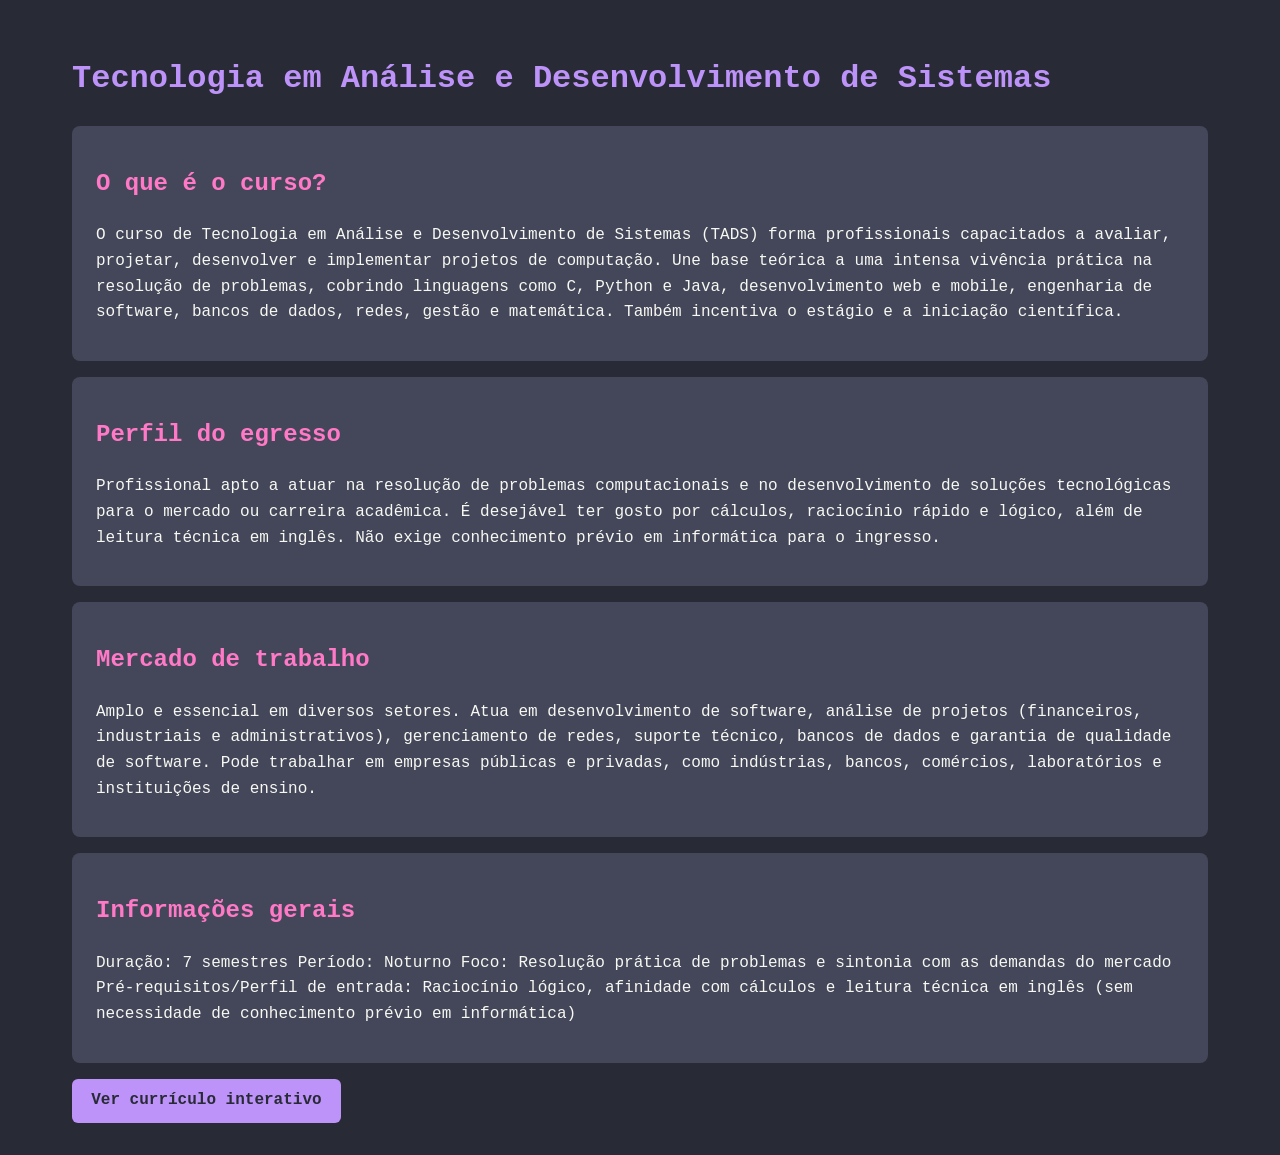
<file: index.html>
<!doctype html>
<html lang="pt-br">
<head>
    <meta charset="utf-8">
    <meta name="viewport" content="width=device-width, initial-scale=1">
    <title>TADS Unicamp</title>
    <link rel="stylesheet" href="style.css">
</head>
<body>

    <main>
        <h1>Tecnologia em Análise e Desenvolvimento de Sistemas</h1>

        <div class="card">
            <h2>O que é o curso?</h2>
            <p>
                O curso de Tecnologia em Análise e Desenvolvimento de Sistemas (TADS)
                forma profissionais capacitados a avaliar, projetar, desenvolver e implementar projetos de computação.
                Une base teórica a uma intensa vivência prática na resolução de problemas, cobrindo linguagens
                como C, Python e Java, desenvolvimento web e mobile, engenharia de software, bancos de dados, redes,
                gestão e matemática. Também incentiva o estágio e a iniciação científica.
            </p>
        </div>

        <div class="card">
            <h2>Perfil do egresso</h2>
            <p>
                Profissional apto a atuar na resolução de problemas computacionais e no desenvolvimento de soluções tecnológicas
                para o mercado ou carreira acadêmica. É desejável ter gosto por cálculos, raciocínio rápido e lógico,
                além de leitura técnica em inglês. Não exige conhecimento prévio em informática para o ingresso.
            </p>
        </div>

        <div class="card">
            <h2>Mercado de trabalho</h2>
            <p>
                Amplo e essencial em diversos setores. Atua em desenvolvimento de software,
                análise de projetos (financeiros, industriais e administrativos),
                gerenciamento de redes, suporte técnico, bancos de dados e garantia de qualidade de software.
                Pode trabalhar em empresas públicas e privadas, como indústrias, bancos, comércios,
                laboratórios e instituições de ensino.
            </p>
        </div>

        <div class="card">
            <h2>Informações gerais</h2>
            <p>
                Duração: 7 semestres
                Período: Noturno
                Foco: Resolução prática de problemas e sintonia com as demandas do mercado
                Pré-requisitos/Perfil de entrada: Raciocínio lógico, afinidade com cálculos e leitura técnica em
                inglês (sem necessidade de conhecimento prévio em informática)
            </p>
        </div>

        <a class="btn" href="curriculo.html">Ver currículo interativo</a>
    </main>

    <script src="nav.js"></script>
</body>
</html>
</file>
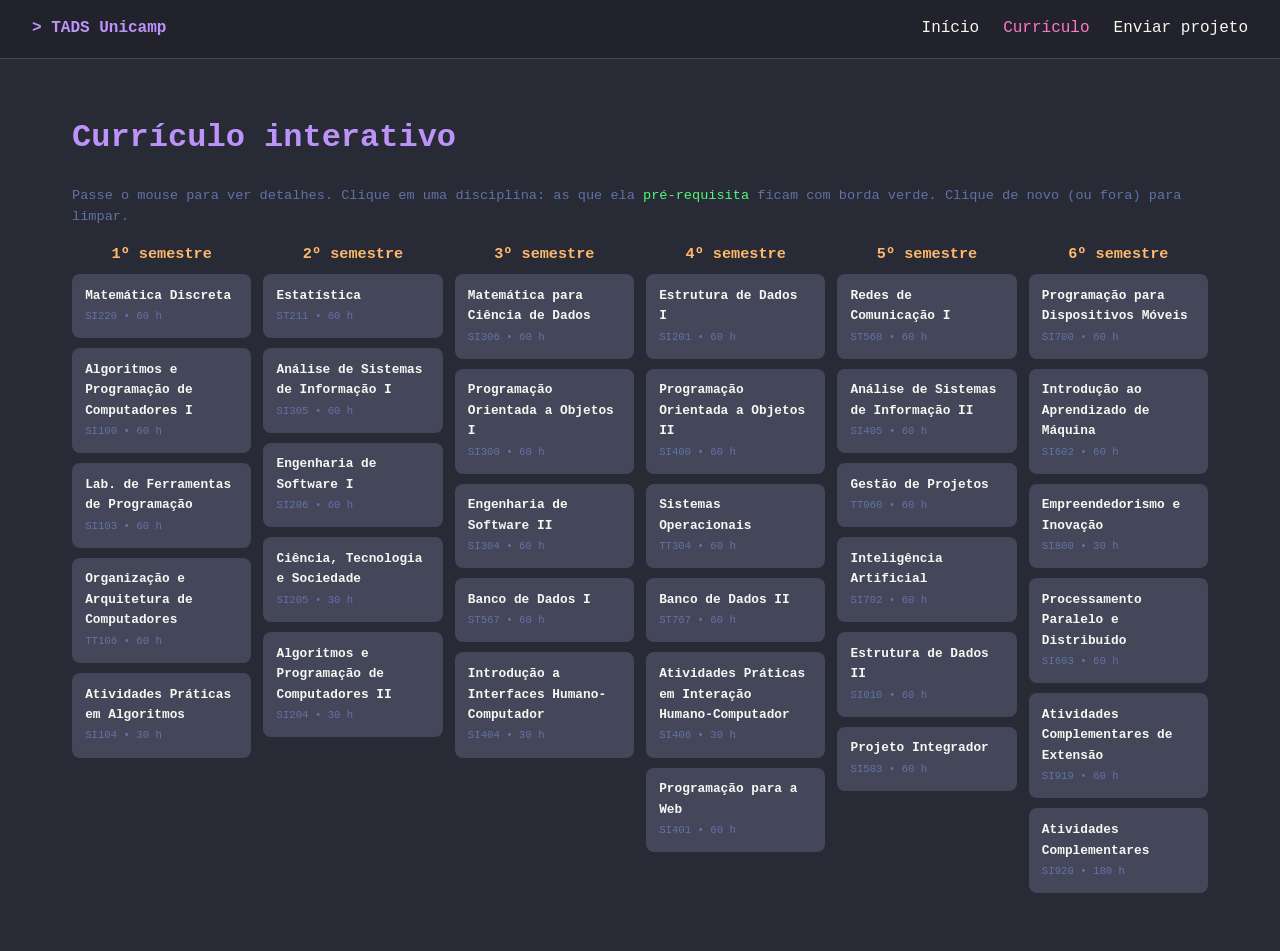
<file: curriculo.html>
<!doctype html>
<html lang="pt-br">
<head>
    <meta charset="utf-8">
    <meta name="viewport" content="width=device-width, initial-scale=1">
    <title>Currículo TADS</title>
    <link rel="stylesheet" href="style.css">
</head>
<body>
    <nav></nav>

    <main>
        <h1>Currículo interativo</h1>

        <p class="legenda">
            Passe o mouse para ver detalhes. Clique em uma disciplina:
            as que ela <span>pré-requisita</span> ficam com borda verde.
            Clique de novo (ou fora) para limpar.
        </p>

        <div class="grade" id="grade"></div>
    </main>

    <script src="nav.js"></script>
    <script src="disciplinas.js"></script>

    <script>
        let disc = DISCIPLINAS;
        let projetos = [];
        let sel = null;

        const grade = document.getElementById("grade");

        const esc = (s) =>
            String(s).replace(
                /[&<>"]/g,
                (c) => ({
                    "&": "&amp;",
                    "<": "&lt;",
                    ">": "&gt;",
                    '"': "&quot;",
                }[c])
            );

        const por = (id) => disc.find((d) => d.id === id);

        const libera = (id) =>
            disc
                .filter((d) => d.prereqs.includes(id))
                .map((d) => d.id);

        function tip(d) {
            const pre = d.prereqs
                .map((p) => por(p)?.nome)
                .filter(Boolean);

            const lib = libera(d.id)
                .map((p) => por(p).nome);

            const ps = projetos.filter(
                (p) => p.disciplina === d.id
            );

            const lista = (titulo, itens, vazio) =>
                `<b>${titulo}</b>` +
                (itens.length
                    ? `<ul>${itens
                        .map((x) => `<li>${x}</li>`)
                        .join("")}</ul>`
                    : `<br>${vazio}<br>`);

            return `
                <div class="tip">
                    <b>${esc(d.sigla)}</b> • ${d.creditos} créditos • ${d.carga} h<br>
                    <b>Professores:</b>
                    ${d.professores.length
                        ? esc(d.professores.join(", "))
                        : "—"}<br>
                    ${lista(
                        "Pré-requisitos",
                        pre.map(esc),
                        "nenhum"
                    )}
                    ${lista(
                        "É pré-requisito de",
                        lib.map(esc),
                        "nenhuma"
                    )}
                    ${lista(
                        "Projetos de alunos",
                        ps.map(
                            (p) =>
                                `<a href="${esc(p.github)}" target="_blank" rel="noopener">${esc(p.nome)}</a> (${esc(p.semestre)})`
                        ),
                        "ainda não há"
                    )}
                </div>
            `;
        }

        function render() {
            grade.innerHTML = [1, 2, 3, 4, 5, 6]
                .map(
                    (s) =>
                        `<div class="col">
                            <h3>${s}º semestre</h3>
                            ${disc
                                .filter((d) => d.semestre === s)
                                .map(
                                    (d) =>
                                        `<div class="disc" data-id="${d.id}">
                                            <b>${esc(d.nome)}</b><br>
                                            <small>${esc(d.sigla)} • ${d.carga} h</small>
                                            ${tip(d)}
                                        </div>`
                                )
                                .join("")}
                        </div>`
                )
                .join("");

            aplica();
        }

        function aplica() {
            const lib = sel ? libera(sel) : [];

            document.querySelectorAll(".disc").forEach((el) => {
                const id = el.dataset.id;

                el.classList.toggle("sel", id === sel);
                el.classList.toggle("lib", lib.includes(id));
                el.classList.toggle(
                    "dim",
                    !!sel && id !== sel && !lib.includes(id)
                );
            });
        }

        grade.addEventListener("click", (e) => {
            const el = e.target.closest(".disc");

            if (!el || e.target.closest("a")) {
                return;
            }

            sel = sel === el.dataset.id ? null : el.dataset.id;
            aplica();
            e.stopPropagation();
        });

        document.addEventListener("click", (e) => {
            if (!e.target.closest(".disc")) {
                sel = null;
                aplica();
            }
        });

        render();

        fetch(API_URL + "/api/disciplinas")
            .then((r) => r.json())
            .then((d) => {
                disc = d;
                render();
            })
            .catch(() => {});

        fetch(API_URL + "/api/projetos")
            .then((r) => r.json())
            .then((p) => {
                projetos = p;
                render();
            })
            .catch(() => {});
    </script>
</body>
</html>
</file>
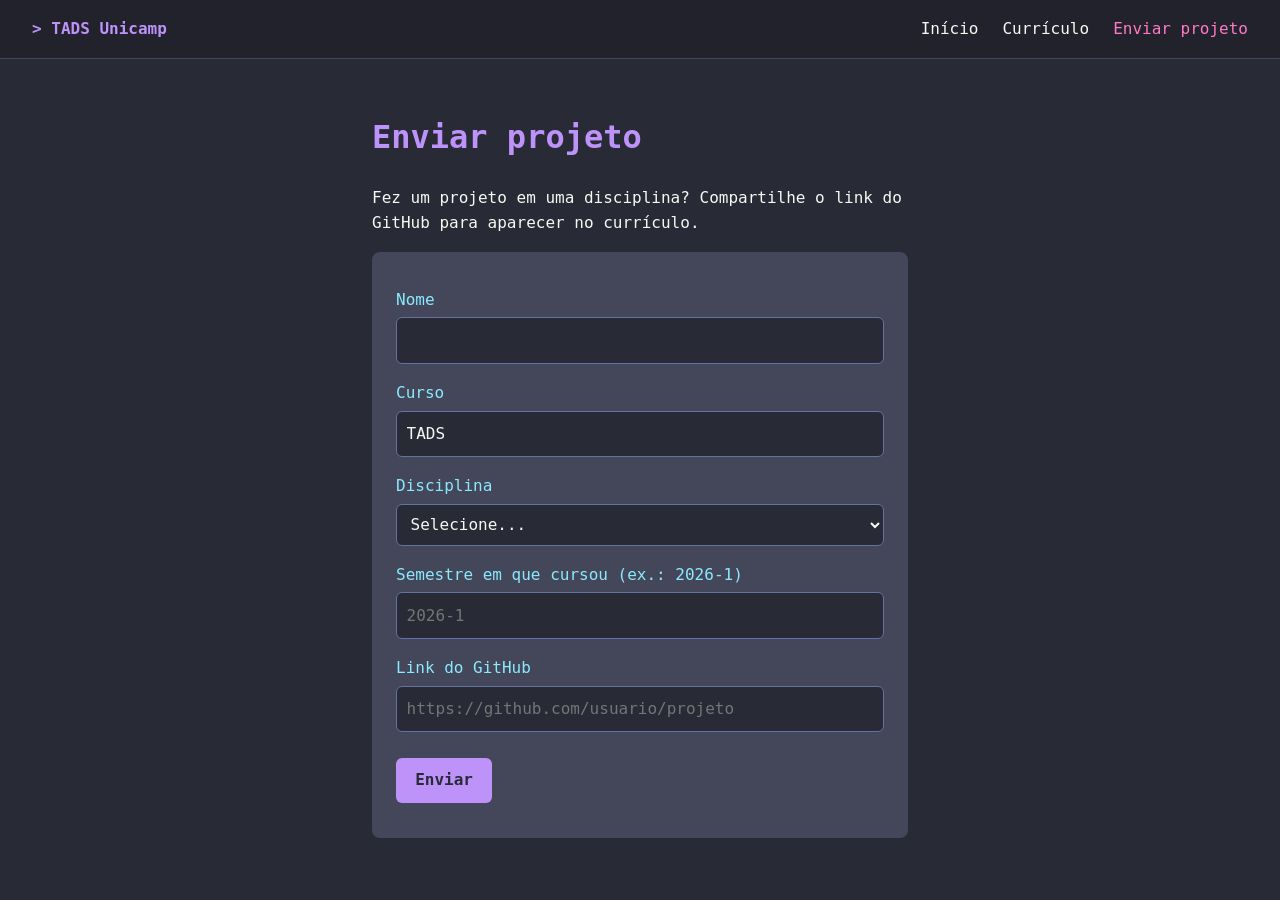
<file: formulario.html>
<!doctype html>
<html lang="pt-br">
<head>
    <meta charset="utf-8">
    <meta name="viewport" content="width=device-width, initial-scale=1">
    <title>Enviar projeto • TADS</title>
    <link rel="stylesheet" href="style.css">
</head>
<body>
    <nav></nav>

    <main class="formulario">
        <h1>Enviar projeto</h1>

        <p>
            Fez um projeto em uma disciplina?
            Compartilhe o link do GitHub para aparecer no currículo.
        </p>

        <div class="card">
            <label for="nome">Nome</label>
            <input id="nome" maxlength="100">

            <label for="curso">Curso</label>
            <input id="curso" value="TADS" maxlength="60">

            <label for="disciplina">Disciplina</label>
            <select id="disciplina">
                <option value="">Selecione...</option>
            </select>

            <label for="semestre">
                Semestre em que cursou (ex.: 2026-1)
            </label>
            <input id="semestre" placeholder="2026-1" maxlength="10">

            <label for="github">Link do GitHub</label>
            <input
                id="github"
                type="url"
                placeholder="https://github.com/usuario/projeto"
            >

            <br>
            <br>

            <button class="btn" id="enviar">Enviar</button>

            <div id="msg"></div>
        </div>
    </main>

    <script src="nav.js"></script>
    <script src="disciplinas.js"></script>

    <script>
        const sel = document.getElementById("disciplina");
        const msg = document.getElementById("msg");

        DISCIPLINAS.forEach((d) => {
            sel.add(
                new Option(
                    `${d.semestre}º sem • ${d.nome}`,
                    d.id
                )
            );
        });

        const say = (texto, ok) => {
            msg.className = ok ? "ok" : "err";
            msg.textContent = texto;
        };

        document.getElementById("enviar").onclick = async () => {
            const v = (id) =>
                document.getElementById(id).value.trim();

            const dados = {
                nome: v("nome"),
                curso: v("curso"),
                disciplina: v("disciplina"),
                semestre: v("semestre"),
                github: v("github"),
            };

            if (Object.values(dados).some((x) => !x)) {
                return say("Preencha todos os campos.", false);
            }

            if (
                !/^https:\/\/(www\.)?github\.com\/[\w.-]+\/[\w.-]+/i.test(
                    dados.github
                )
            ) {
                return say(
                    "Use um link de repositório do GitHub (https://github.com/usuario/repo).",
                    false
                );
            }

            try {
                const r = await fetch(API_URL + "/api/projetos", {
                    method: "POST",
                    headers: {
                        "Content-Type": "application/json",
                    },
                    body: JSON.stringify(dados),
                });

                if (!r.ok) {
                    throw new Error(
                        (await r.json()).erro || r.status
                    );
                }

                say("Projeto enviado! Obrigado.", true);

                ["nome", "semestre", "github"].forEach((id) => {
                    document.getElementById(id).value = "";
                });

                sel.value = "";
            } catch (e) {
                say(
                    "Não foi possível enviar: " + e.message,
                    false
                );
            }
        };
    </script>
</body>
</html>
</file>
<file: style.css>
:root {
  --bg: #282a36;
  --cur: #44475a;
  --fg: #f8f8f2;
  --cmt: #6272a4;
  --cyan: #8be9fd;
  --green: #50fa7b;
  --orange: #ffb86c;
  --pink: #ff79c6;
  --purple: #bd93f9;
  --red: #ff5555;
  --yellow: #f1fa8c;
}

* {
  box-sizing: border-box;
}

body {
  margin: 0;
  background: var(--bg);
  color: var(--fg);
  font-family: "Fira Code", Consolas, monospace;
  font-size: 16px;
  line-height: 1.6;
}

a {
  color: var(--cyan);
}

nav {
  display: flex;
  gap: 1.5rem;
  align-items: center;
  padding: 1rem 2rem;
  background: #21222c;
  border-bottom: 1px solid var(--cur);
}

nav b {
  color: var(--purple);
  margin-right: auto;
}

nav a {
  color: var(--fg);
  text-decoration: none;
}

nav a:hover,
nav a.on {
  color: var(--pink);
}

main {
  max-width: 1200px;
  margin: 0 auto;
  padding: 2rem;
}

h1 {
  color: var(--purple);
}

h2 {
  color: var(--pink);
}

.card {
  background: var(--cur);
  border-radius: 8px;
  padding: 1.2rem 1.5rem;
  margin: 1rem 0;
}

.btn {
  background: var(--purple);
  color: var(--bg);
  border: 0;
  border-radius: 6px;
  padding: 0.6rem 1.2rem;
  font: inherit;
  font-weight: bold;
  cursor: pointer;
  text-decoration: none;
  display: inline-block;
}

.btn:hover {
  background: var(--pink);
}

label {
  display: block;
  margin: 1rem 0 0.3rem;
  color: var(--cyan);
}

input,
select {
  width: 100%;
  padding: 0.6rem;
  background: var(--bg);
  color: var(--fg);
  border: 1px solid var(--cmt);
  border-radius: 6px;
  font: inherit;
}

input:focus,
select:focus {
  outline: 2px solid var(--purple);
}

#msg {
  margin-top: 1rem;
}

.ok {
  color: var(--green);
}

.err {
  color: var(--red);
}

/* Currículo Interativo */
.grade {
  display: grid;
  grid-template-columns: repeat(6, minmax(150px, 1fr));
  gap: 12px;
  overflow-x: auto;
  padding-bottom: 1rem;
}

.col h3 {
  color: var(--orange);
  text-align: center;
  margin: 0 0 0.5rem;
  font-size: 0.95rem;
}

.disc {
  position: relative;
  background: var(--cur);
  border: 2px solid transparent;
  border-radius: 8px;
  padding: 0.6rem 0.7rem;
  margin-bottom: 10px;
  cursor: pointer;
  font-size: 0.8rem;
  transition: all 0.2s ease;
}

.disc small {
  color: var(--cmt);
}

.disc:hover {
  border-color: var(--purple);
}

.disc.sel {
  border-color: var(--pink);
}

.disc.lib {
  border-color: var(--green);
  box-shadow: 0 0 8px rgba(80, 250, 123, 0.4);
}

.disc.dim {
  opacity: 0.35;
  filter: grayscale(1);
}

.tip {
  display: none;
  position: absolute;
  z-index: 10;
  left: 0;
  top: 100%;
  width: 290px;
  background: #21222c;
  border: 1px solid var(--purple);
  border-radius: 8px;
  padding: 0.8rem;
  font-size: 0.78rem;
  line-height: 1.45;
  box-shadow: 0 6px 18px rgba(0, 0, 0, 0.4);
}

.disc:hover .tip {
  display: block;
}

.col:nth-child(n + 4) .tip {
  left: auto;
  right: 0;
}

.tip b {
  color: var(--cyan);
}

.tip ul {
  margin: 0.2rem 0;
  padding-left: 1.1rem;
}

.legenda {
  font-size: 0.85rem;
  color: var(--cmt);
}

.legenda span {
  color: var(--green);
}


.formulario {
  max-width: 600px;
}
</file>
